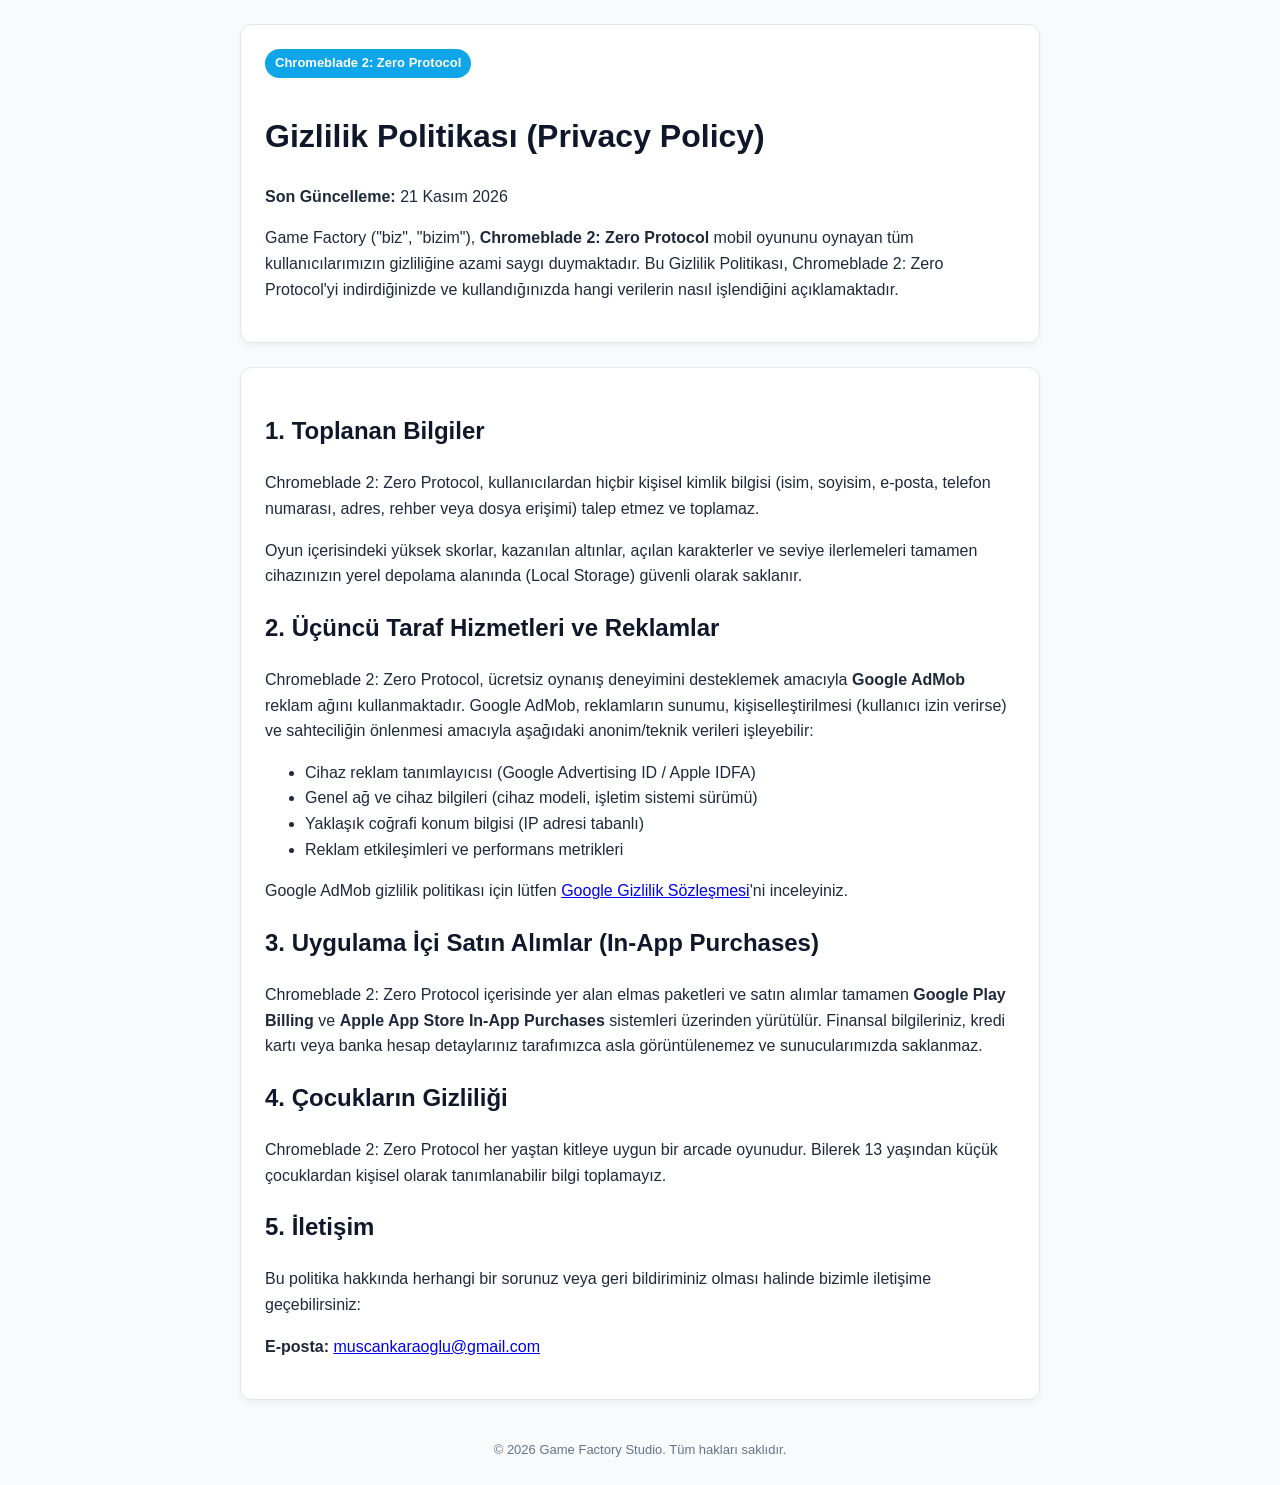
<file: privacy/chromeblade-2.html>
<!DOCTYPE html>
<html lang="tr">
<head>
  <meta charset="UTF-8">
  <meta name="viewport" content="width=device-width, initial-scale=1.0">
  <title>Gizlilik Politikası — Chromeblade 2: Zero Protocol</title>
  <style>
    body {
      font-family: -apple-system, BlinkMacSystemFont, "Segoe UI", Roboto, Helvetica, Arial, sans-serif;
      line-height: 1.6;
      color: #1e293b;
      background-color: #f8fafc;
      padding: 24px;
      max-width: 800px;
      margin: 0 auto;
    }
    h1, h2, h3 { color: #0f172a; }
    .badge {
      display: inline-block;
      background: #0ea5e9;
      color: #fff;
      padding: 4px 10px;
      border-radius: 9999px;
      font-size: 13px;
      font-weight: 600;
      margin-bottom: 12px;
    }
    .box {
      background: #ffffff;
      padding: 24px;
      border-radius: 12px;
      box-shadow: 0 4px 6px -1px rgba(0, 0, 0, 0.05);
      margin-bottom: 24px;
      border: 1px solid #e2e8f0;
    }
    footer {
      font-size: 13px;
      color: #64748b;
      text-align: center;
      margin-top: 40px;
    }
  </style>
</head>
<body>

  <div class="box">
    <span class="badge">Chromeblade 2: Zero Protocol</span>
    <h1>Gizlilik Politikası (Privacy Policy)</h1>
    <p><strong>Son Güncelleme:</strong> 21 Kasım 2026</p>
    <p>Game Factory ("biz", "bizim"), <strong>Chromeblade 2: Zero Protocol</strong> mobil oyununu oynayan tüm kullanıcılarımızın gizliliğine azami saygı duymaktadır. Bu Gizlilik Politikası, Chromeblade 2: Zero Protocol'yi indirdiğinizde ve kullandığınızda hangi verilerin nasıl işlendiğini açıklamaktadır.</p>
  </div>

  <div class="box">
    <h2>1. Toplanan Bilgiler</h2>
    <p>Chromeblade 2: Zero Protocol, kullanıcılardan hiçbir kişisel kimlik bilgisi (isim, soyisim, e-posta, telefon numarası, adres, rehber veya dosya erişimi) talep etmez ve toplamaz.</p>
    <p>Oyun içerisindeki yüksek skorlar, kazanılan altınlar, açılan karakterler ve seviye ilerlemeleri tamamen cihazınızın yerel depolama alanında (Local Storage) güvenli olarak saklanır.</p>

    <h2>2. Üçüncü Taraf Hizmetleri ve Reklamlar</h2>
    <p>Chromeblade 2: Zero Protocol, ücretsiz oynanış deneyimini desteklemek amacıyla <strong>Google AdMob</strong> reklam ağını kullanmaktadır. Google AdMob, reklamların sunumu, kişiselleştirilmesi (kullanıcı izin verirse) ve sahteciliğin önlenmesi amacıyla aşağıdaki anonim/teknik verileri işleyebilir:</p>
    <ul>
      <li>Cihaz reklam tanımlayıcısı (Google Advertising ID / Apple IDFA)</li>
      <li>Genel ağ ve cihaz bilgileri (cihaz modeli, işletim sistemi sürümü)</li>
      <li>Yaklaşık coğrafi konum bilgisi (IP adresi tabanlı)</li>
      <li>Reklam etkileşimleri ve performans metrikleri</li>
    </ul>
    <p>Google AdMob gizlilik politikası için lütfen <a href="https://policies.google.com/privacy" target="_blank" rel="noopener">Google Gizlilik Sözleşmesi</a>'ni inceleyiniz.</p>

    <h2>3. Uygulama İçi Satın Alımlar (In-App Purchases)</h2>
    <p>Chromeblade 2: Zero Protocol içerisinde yer alan elmas paketleri ve satın alımlar tamamen <strong>Google Play Billing</strong> ve <strong>Apple App Store In-App Purchases</strong> sistemleri üzerinden yürütülür. Finansal bilgileriniz, kredi kartı veya banka hesap detaylarınız tarafımızca asla görüntülenemez ve sunucularımızda saklanmaz.</p>

    <h2>4. Çocukların Gizliliği</h2>
    <p>Chromeblade 2: Zero Protocol her yaştan kitleye uygun bir arcade oyunudur. Bilerek 13 yaşından küçük çocuklardan kişisel olarak tanımlanabilir bilgi toplamayız.</p>

    <h2>5. İletişim</h2>
    <p>Bu politika hakkında herhangi bir sorunuz veya geri bildiriminiz olması halinde bizimle iletişime geçebilirsiniz:</p>
    <p><strong>E-posta:</strong> <a href="mailto:muscankaraoglu@gmail.com">muscankaraoglu@gmail.com</a></p>
  </div>

  <footer>
    &copy; 2026 Game Factory Studio. Tüm hakları saklıdır.
  </footer>

</body>
</html>
</file>
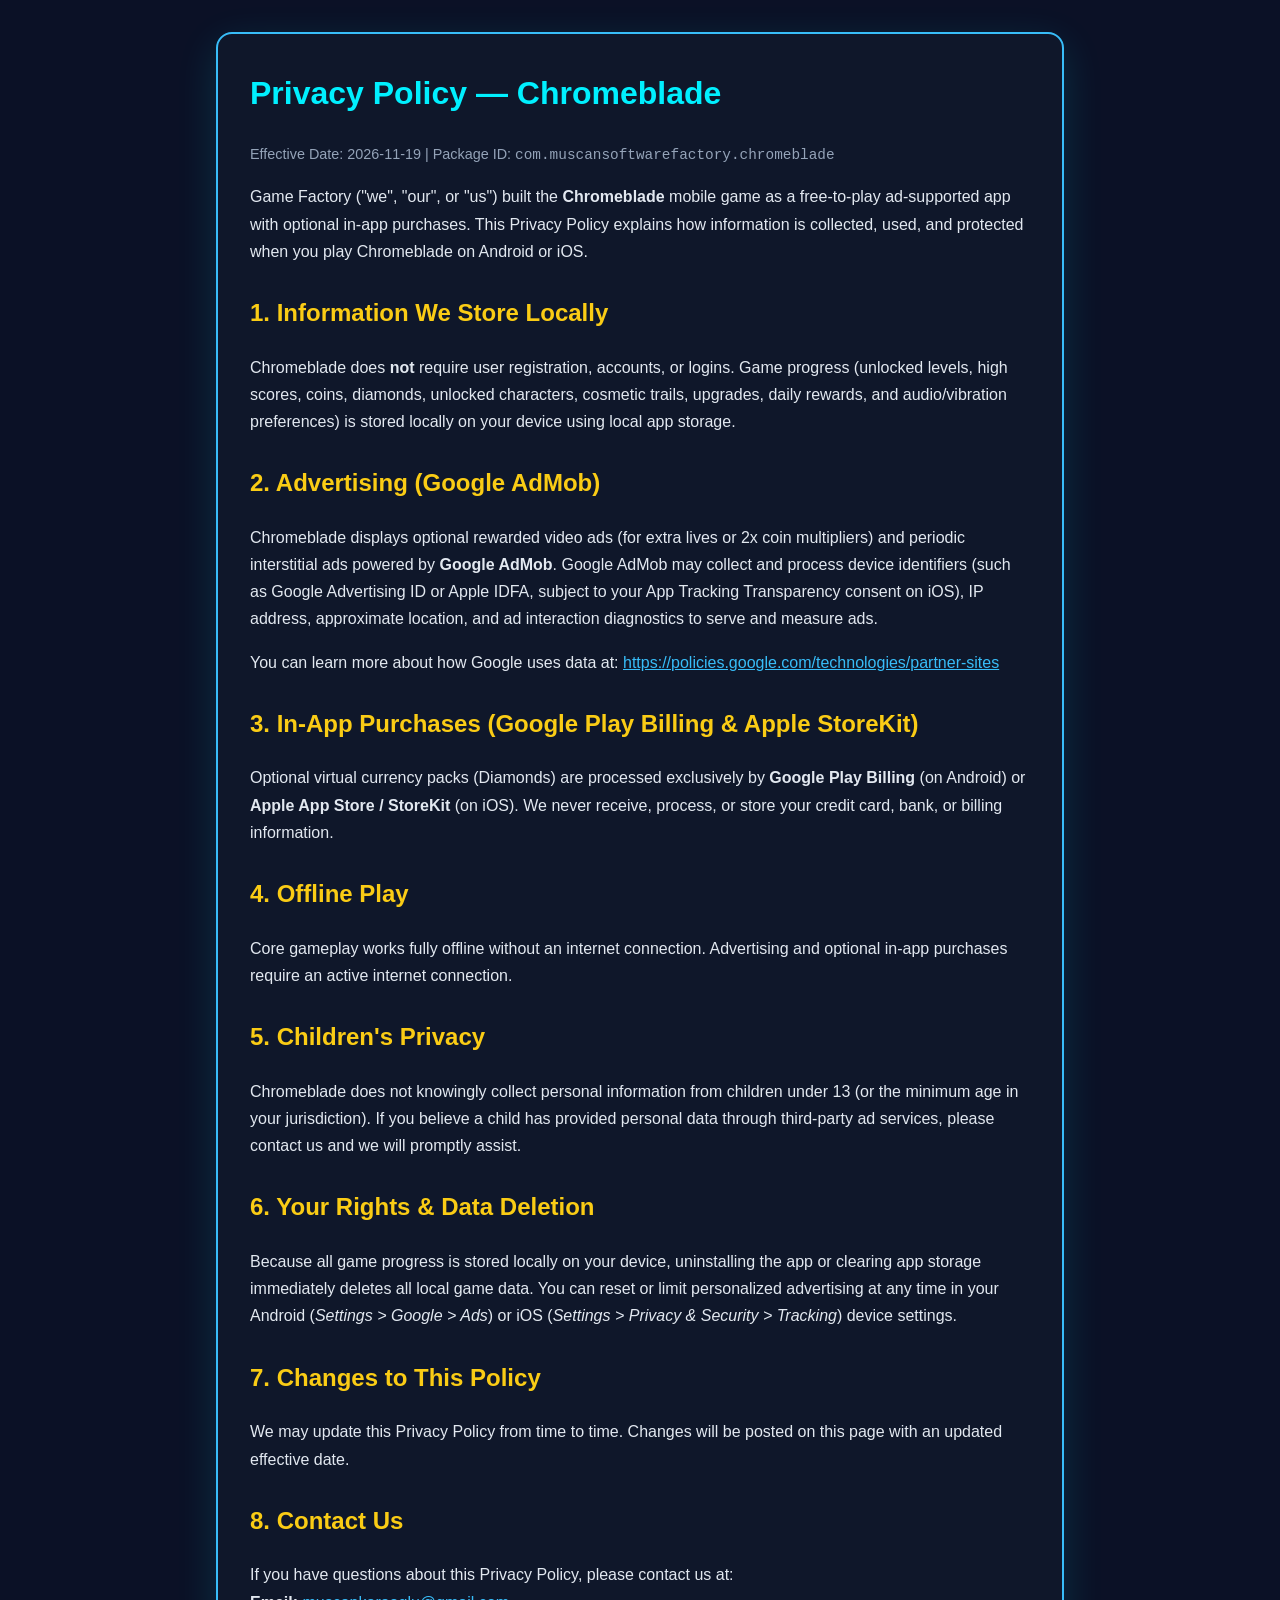
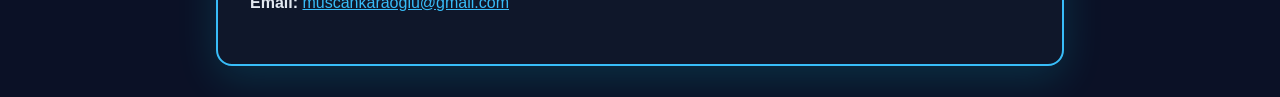
<file: privacy/chromeblade.html>
<!DOCTYPE html>
<html lang="en">
<head>
  <meta charset="UTF-8" />
  <meta name="viewport" content="width=device-width, initial-scale=1.0" />
  <title>Privacy Policy — Chromeblade</title>
  <style>
    body {
      font-family: -apple-system, BlinkMacSystemFont, "Segoe UI", Roboto, Helvetica, Arial, sans-serif;
      background: #0b1126;
      color: #e2e8f0;
      line-height: 1.7;
      margin: 0;
      padding: 32px 20px;
    }
    .container {
      max-width: 780px;
      margin: 0 auto;
      background: #0f172a;
      border: 2px solid #38bdf8;
      border-radius: 16px;
      padding: 32px;
      box-shadow: 0 12px 40px rgba(0, 240, 255, 0.14);
    }
    h1 { color: #00f0ff; margin-top: 0; }
    h2 { color: #facc15; margin-top: 28px; }
    a { color: #38bdf8; }
    .updated { color: #94a3b8; font-size: 0.9rem; }
  </style>
</head>
<body>
  <div class="container">
    <h1>Privacy Policy — Chromeblade</h1>
    <p class="updated">Effective Date: 2026-11-19 | Package ID: <code>com.muscansoftwarefactory.chromeblade</code></p>

    <p>
      Game Factory ("we", "our", or "us") built the <strong>Chromeblade</strong> mobile game as a free-to-play
      ad-supported app with optional in-app purchases. This Privacy Policy explains how information is collected,
      used, and protected when you play Chromeblade on Android or iOS.
    </p>

    <h2>1. Information We Store Locally</h2>
    <p>
      Chromeblade does <strong>not</strong> require user registration, accounts, or logins. Game progress
      (unlocked levels, high scores, coins, diamonds, unlocked characters, cosmetic trails, upgrades, daily
      rewards, and audio/vibration preferences) is stored locally on your device using local app storage.
    </p>

    <h2>2. Advertising (Google AdMob)</h2>
    <p>
      Chromeblade displays optional rewarded video ads (for extra lives or 2x coin multipliers) and periodic
      interstitial ads powered by <strong>Google AdMob</strong>. Google AdMob may collect and process device
      identifiers (such as Google Advertising ID or Apple IDFA, subject to your App Tracking Transparency consent
      on iOS), IP address, approximate location, and ad interaction diagnostics to serve and measure ads.
    </p>
    <p>
      You can learn more about how Google uses data at:
      <a href="https://policies.google.com/technologies/partner-sites" target="_blank" rel="noopener">
        https://policies.google.com/technologies/partner-sites
      </a>
    </p>

    <h2>3. In-App Purchases (Google Play Billing &amp; Apple StoreKit)</h2>
    <p>
      Optional virtual currency packs (Diamonds) are processed exclusively by <strong>Google Play Billing</strong>
      (on Android) or <strong>Apple App Store / StoreKit</strong> (on iOS). We never receive, process, or store
      your credit card, bank, or billing information.
    </p>

    <h2>4. Offline Play</h2>
    <p>
      Core gameplay works fully offline without an internet connection. Advertising and optional in-app purchases
      require an active internet connection.
    </p>

    <h2>5. Children's Privacy</h2>
    <p>
      Chromeblade does not knowingly collect personal information from children under 13 (or the minimum age in
      your jurisdiction). If you believe a child has provided personal data through third-party ad services,
      please contact us and we will promptly assist.
    </p>

    <h2>6. Your Rights &amp; Data Deletion</h2>
    <p>
      Because all game progress is stored locally on your device, uninstalling the app or clearing app storage
      immediately deletes all local game data. You can reset or limit personalized advertising at any time in
      your Android (<em>Settings &gt; Google &gt; Ads</em>) or iOS (<em>Settings &gt; Privacy &amp; Security &gt; Tracking</em>) device settings.
    </p>

    <h2>7. Changes to This Policy</h2>
    <p>
      We may update this Privacy Policy from time to time. Changes will be posted on this page with an updated
      effective date.
    </p>

    <h2>8. Contact Us</h2>
    <p>
      If you have questions about this Privacy Policy, please contact us at:<br />
      <strong>Email:</strong> <a href="mailto:muscankaraoglu@gmail.com">muscankaraoglu@gmail.com</a>
    </p>
  </div>
</body>
</html>
</file>
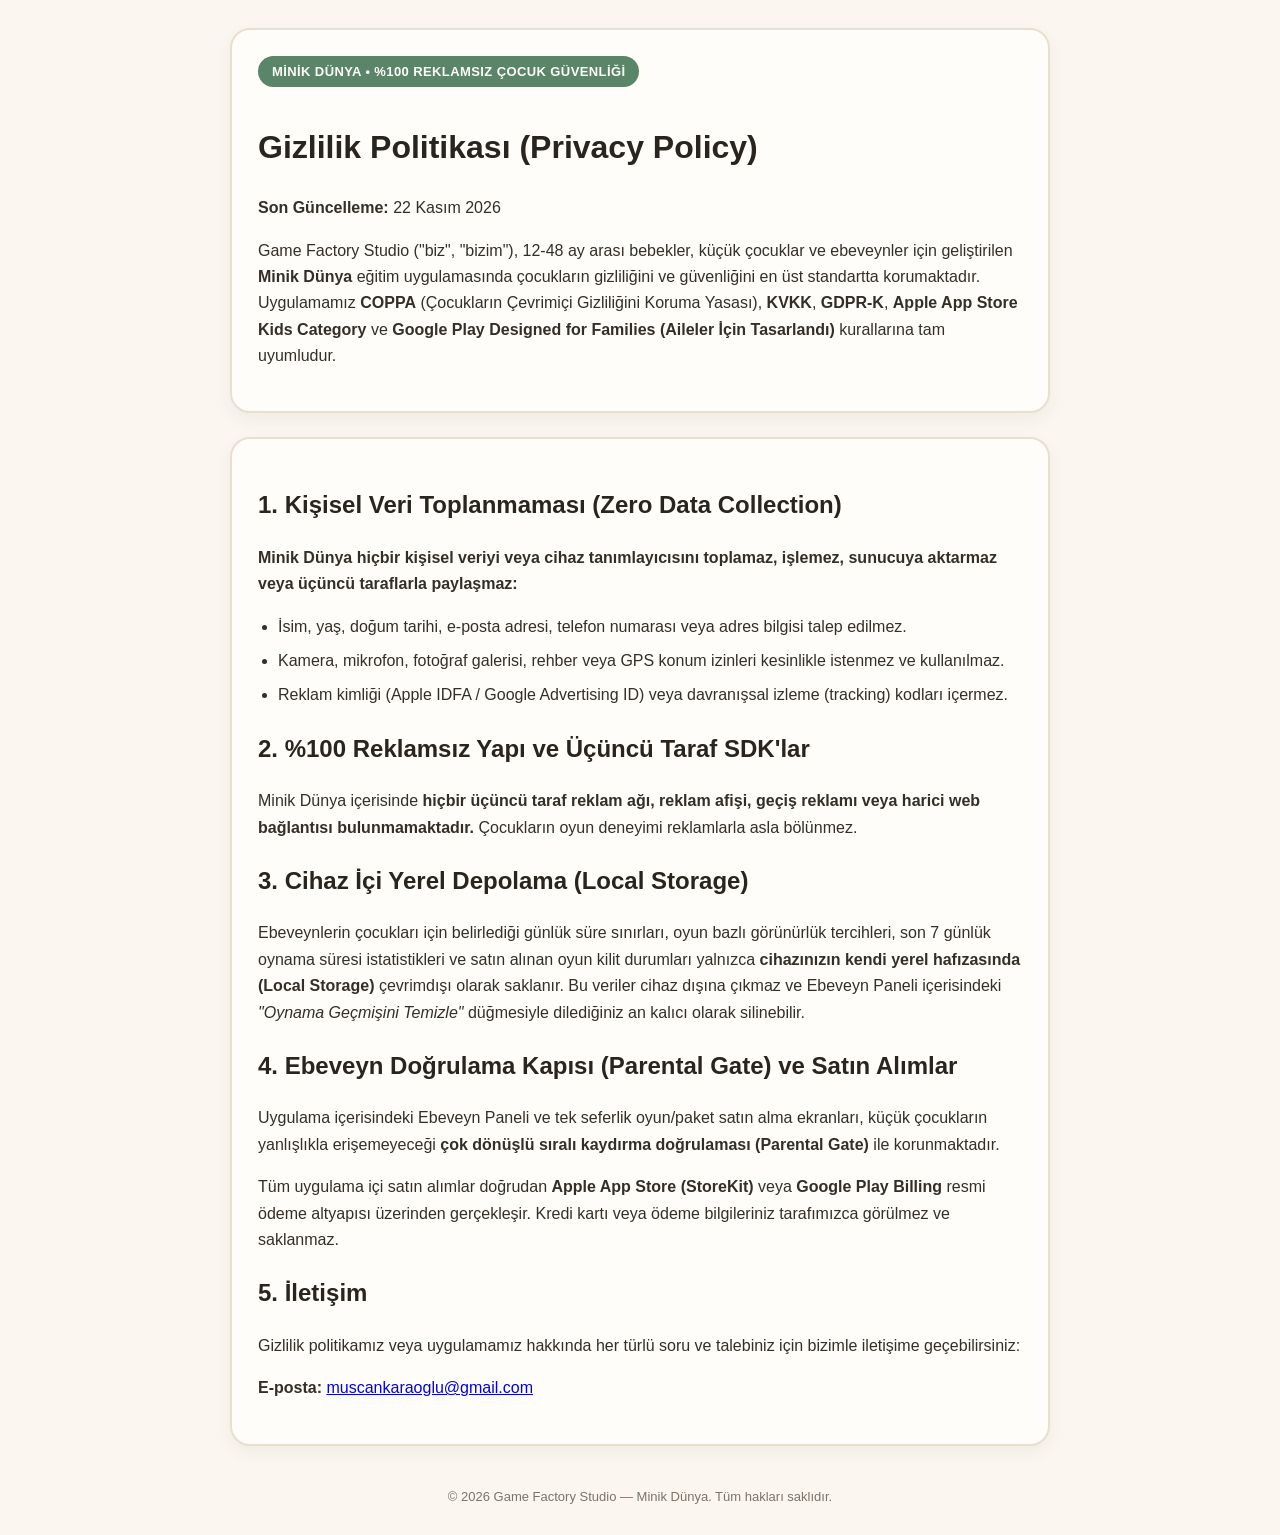
<file: privacy/minik-dunya.html>
<!DOCTYPE html>
<html lang="tr">
<head>
  <meta charset="UTF-8">
  <meta name="viewport" content="width=device-width, initial-scale=1.0">
  <title>Gizlilik Politikası — Minik Dünya</title>
  <style>
    body {
      font-family: "Nunito", -apple-system, BlinkMacSystemFont, "Segoe UI", Roboto, Helvetica, Arial, sans-serif;
      line-height: 1.65;
      color: #342E28;
      background-color: #FBF7F0;
      padding: 28px 20px;
      max-width: 820px;
      margin: 0 auto;
    }
    h1, h2, h3 { color: #2A241E; }
    .badge {
      display: inline-block;
      background: #5A8569;
      color: #FFFDF9;
      padding: 5px 14px;
      border-radius: 9999px;
      font-size: 13px;
      font-weight: 800;
      margin-bottom: 12px;
      letter-spacing: 0.4px;
    }
    .box {
      background: #FFFDF9;
      padding: 26px;
      border-radius: 20px;
      box-shadow: 0 6px 18px rgba(52, 46, 40, 0.06);
      margin-bottom: 24px;
      border: 2px solid #E8DFD1;
    }
    ul {
      padding-left: 20px;
    }
    li {
      margin-bottom: 8px;
    }
    footer {
      font-size: 13px;
      color: #7C7267;
      text-align: center;
      margin-top: 40px;
    }
  </style>
</head>
<body>

  <div class="box">
    <span class="badge">MİNİK DÜNYA • %100 REKLAMSIZ ÇOCUK GÜVENLİĞİ</span>
    <h1>Gizlilik Politikası (Privacy Policy)</h1>
    <p><strong>Son Güncelleme:</strong> 22 Kasım 2026</p>
    <p>Game Factory Studio ("biz", "bizim"), 12-48 ay arası bebekler, küçük çocuklar ve ebeveynler için geliştirilen <strong>Minik Dünya</strong> eğitim uygulamasında çocukların gizliliğini ve güvenliğini en üst standartta korumaktadır. Uygulamamız <strong>COPPA</strong> (Çocukların Çevrimiçi Gizliliğini Koruma Yasası), <strong>KVKK</strong>, <strong>GDPR-K</strong>, <strong>Apple App Store Kids Category</strong> ve <strong>Google Play Designed for Families (Aileler İçin Tasarlandı)</strong> kurallarına tam uyumludur.</p>
  </div>

  <div class="box">
    <h2>1. Kişisel Veri Toplanmaması (Zero Data Collection)</h2>
    <p><strong>Minik Dünya hiçbir kişisel veriyi veya cihaz tanımlayıcısını toplamaz, işlemez, sunucuya aktarmaz veya üçüncü taraflarla paylaşmaz:</strong></p>
    <ul>
      <li>İsim, yaş, doğum tarihi, e-posta adresi, telefon numarası veya adres bilgisi talep edilmez.</li>
      <li>Kamera, mikrofon, fotoğraf galerisi, rehber veya GPS konum izinleri kesinlikle istenmez ve kullanılmaz.</li>
      <li>Reklam kimliği (Apple IDFA / Google Advertising ID) veya davranışsal izleme (tracking) kodları içermez.</li>
    </ul>

    <h2>2. %100 Reklamsız Yapı ve Üçüncü Taraf SDK'lar</h2>
    <p>Minik Dünya içerisinde <strong>hiçbir üçüncü taraf reklam ağı, reklam afişi, geçiş reklamı veya harici web bağlantısı bulunmamaktadır.</strong> Çocukların oyun deneyimi reklamlarla asla bölünmez.</p>

    <h2>3. Cihaz İçi Yerel Depolama (Local Storage)</h2>
    <p>Ebeveynlerin çocukları için belirlediği günlük süre sınırları, oyun bazlı görünürlük tercihleri, son 7 günlük oynama süresi istatistikleri ve satın alınan oyun kilit durumları yalnızca <strong>cihazınızın kendi yerel hafızasında (Local Storage)</strong> çevrimdışı olarak saklanır. Bu veriler cihaz dışına çıkmaz ve Ebeveyn Paneli içerisindeki <em>"Oynama Geçmişini Temizle"</em> düğmesiyle dilediğiniz an kalıcı olarak silinebilir.</p>

    <h2>4. Ebeveyn Doğrulama Kapısı (Parental Gate) ve Satın Alımlar</h2>
    <p>Uygulama içerisindeki Ebeveyn Paneli ve tek seferlik oyun/paket satın alma ekranları, küçük çocukların yanlışlıkla erişemeyeceği <strong>çok dönüşlü sıralı kaydırma doğrulaması (Parental Gate)</strong> ile korunmaktadır.</p>
    <p>Tüm uygulama içi satın alımlar doğrudan <strong>Apple App Store (StoreKit)</strong> veya <strong>Google Play Billing</strong> resmi ödeme altyapısı üzerinden gerçekleşir. Kredi kartı veya ödeme bilgileriniz tarafımızca görülmez ve saklanmaz.</p>

    <h2>5. İletişim</h2>
    <p>Gizlilik politikamız veya uygulamamız hakkında her türlü soru ve talebiniz için bizimle iletişime geçebilirsiniz:</p>
    <p><strong>E-posta:</strong> <a href="mailto:muscankaraoglu@gmail.com">muscankaraoglu@gmail.com</a></p>
  </div>

  <footer>
    &copy; 2026 Game Factory Studio — Minik Dünya. Tüm hakları saklıdır.
  </footer>

</body>
</html>
</file>
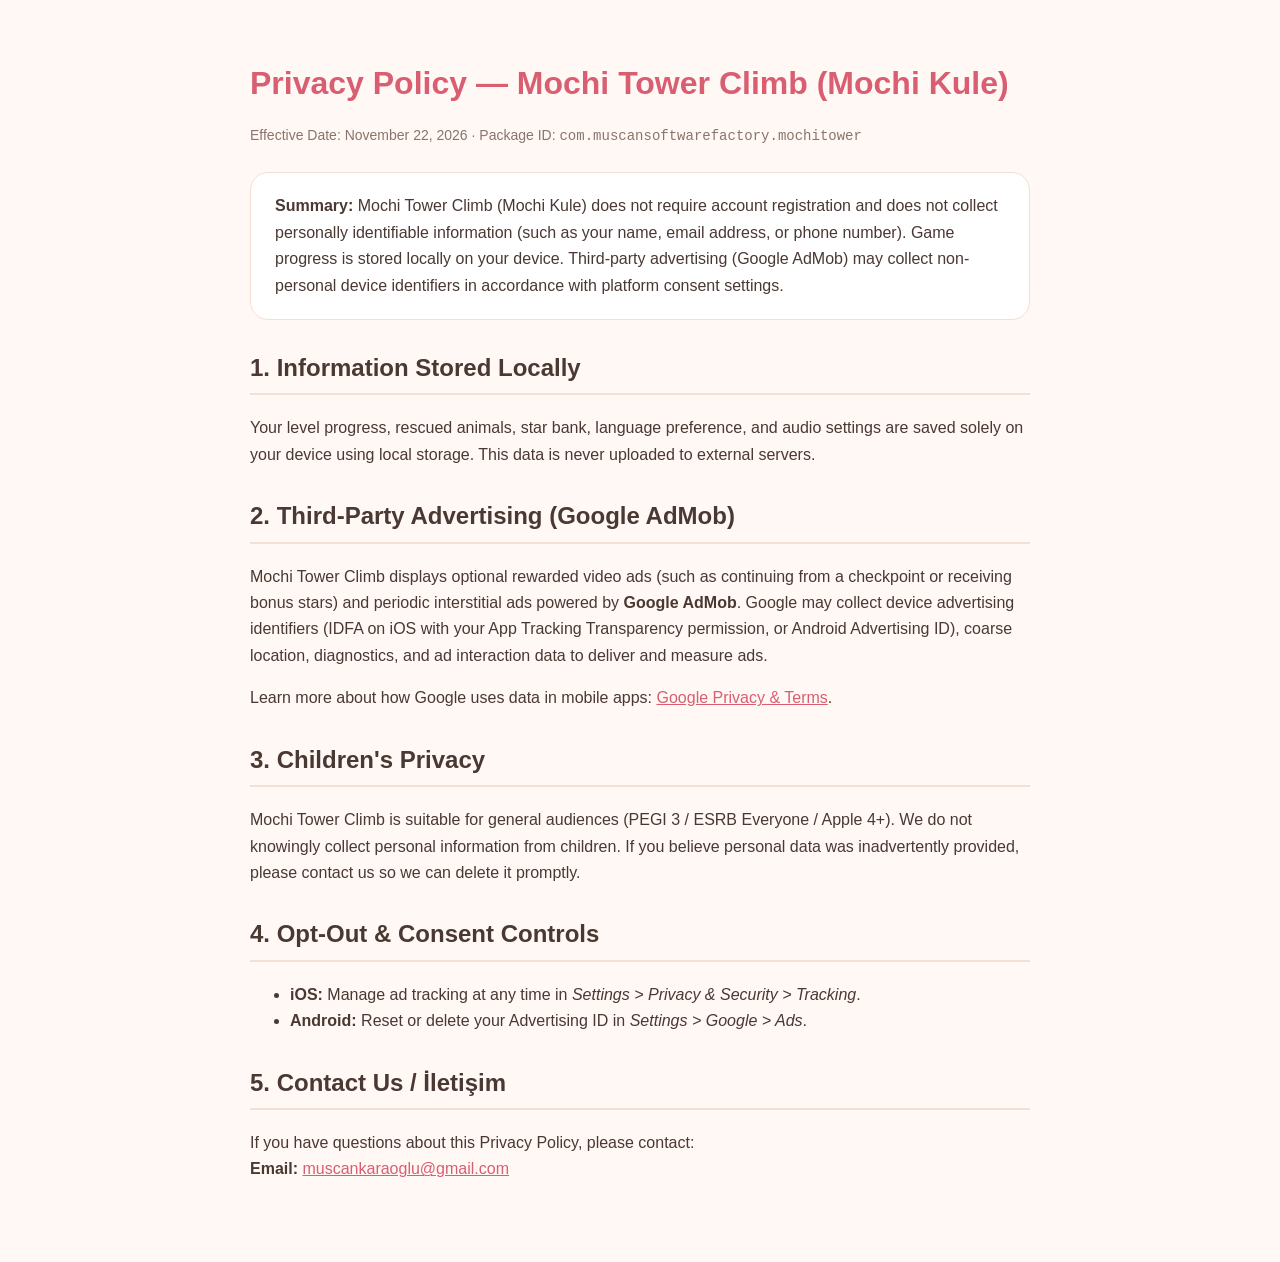
<file: privacy/mochi-tower.html>
<!doctype html>
<html lang="en">
<head>
  <meta charset="UTF-8" />
  <meta name="viewport" content="width=device-width, initial-scale=1.0" />
  <title>Privacy Policy — Mochi Tower Climb / Mochi Kule</title>
  <style>
    body {
      font-family: -apple-system, BlinkMacSystemFont, 'Segoe UI', Roboto, sans-serif;
      background: #FFF8F4;
      color: #4A3833;
      max-width: 780px;
      margin: 0 auto;
      padding: 36px 22px 64px;
      line-height: 1.65;
    }
    h1 { color: #D95E72; margin-bottom: 4px; }
    h2 { color: #4A3833; margin-top: 28px; border-bottom: 2px solid #F3DFD4; padding-bottom: 6px; }
    .meta { color: #8A746C; font-size: 14px; margin-bottom: 24px; }
    .card {
      background: #FFFFFF;
      border: 1.5px solid #F2DFD4;
      border-radius: 18px;
      padding: 20px 24px;
      margin: 18px 0;
    }
    a { color: #D95E72; }
  </style>
</head>
<body>
  <h1>Privacy Policy — Mochi Tower Climb (Mochi Kule)</h1>
  <p class="meta">Effective Date: November 22, 2026 · Package ID: <code>com.muscansoftwarefactory.mochitower</code></p>

  <div class="card">
    <strong>Summary:</strong> Mochi Tower Climb (Mochi Kule) does not require account registration and does not collect personally identifiable information (such as your name, email address, or phone number). Game progress is stored locally on your device. Third-party advertising (Google AdMob) may collect non-personal device identifiers in accordance with platform consent settings.
  </div>

  <h2>1. Information Stored Locally</h2>
  <p>Your level progress, rescued animals, star bank, language preference, and audio settings are saved solely on your device using local storage. This data is never uploaded to external servers.</p>

  <h2>2. Third-Party Advertising (Google AdMob)</h2>
  <p>Mochi Tower Climb displays optional rewarded video ads (such as continuing from a checkpoint or receiving bonus stars) and periodic interstitial ads powered by <strong>Google AdMob</strong>. Google may collect device advertising identifiers (IDFA on iOS with your App Tracking Transparency permission, or Android Advertising ID), coarse location, diagnostics, and ad interaction data to deliver and measure ads.</p>
  <p>Learn more about how Google uses data in mobile apps: <a href="https://policies.google.com/technologies/partner-sites" target="_blank" rel="noopener">Google Privacy &amp; Terms</a>.</p>

  <h2>3. Children's Privacy</h2>
  <p>Mochi Tower Climb is suitable for general audiences (PEGI 3 / ESRB Everyone / Apple 4+). We do not knowingly collect personal information from children. If you believe personal data was inadvertently provided, please contact us so we can delete it promptly.</p>

  <h2>4. Opt-Out &amp; Consent Controls</h2>
  <ul>
    <li><strong>iOS:</strong> Manage ad tracking at any time in <em>Settings &gt; Privacy &amp; Security &gt; Tracking</em>.</li>
    <li><strong>Android:</strong> Reset or delete your Advertising ID in <em>Settings &gt; Google &gt; Ads</em>.</li>
  </ul>

  <h2>5. Contact Us / İletişim</h2>
  <p>If you have questions about this Privacy Policy, please contact:<br />
  <strong>Email:</strong> <a href="mailto:muscankaraoglu@gmail.com">muscankaraoglu@gmail.com</a></p>
</body>
</html>
</file>
